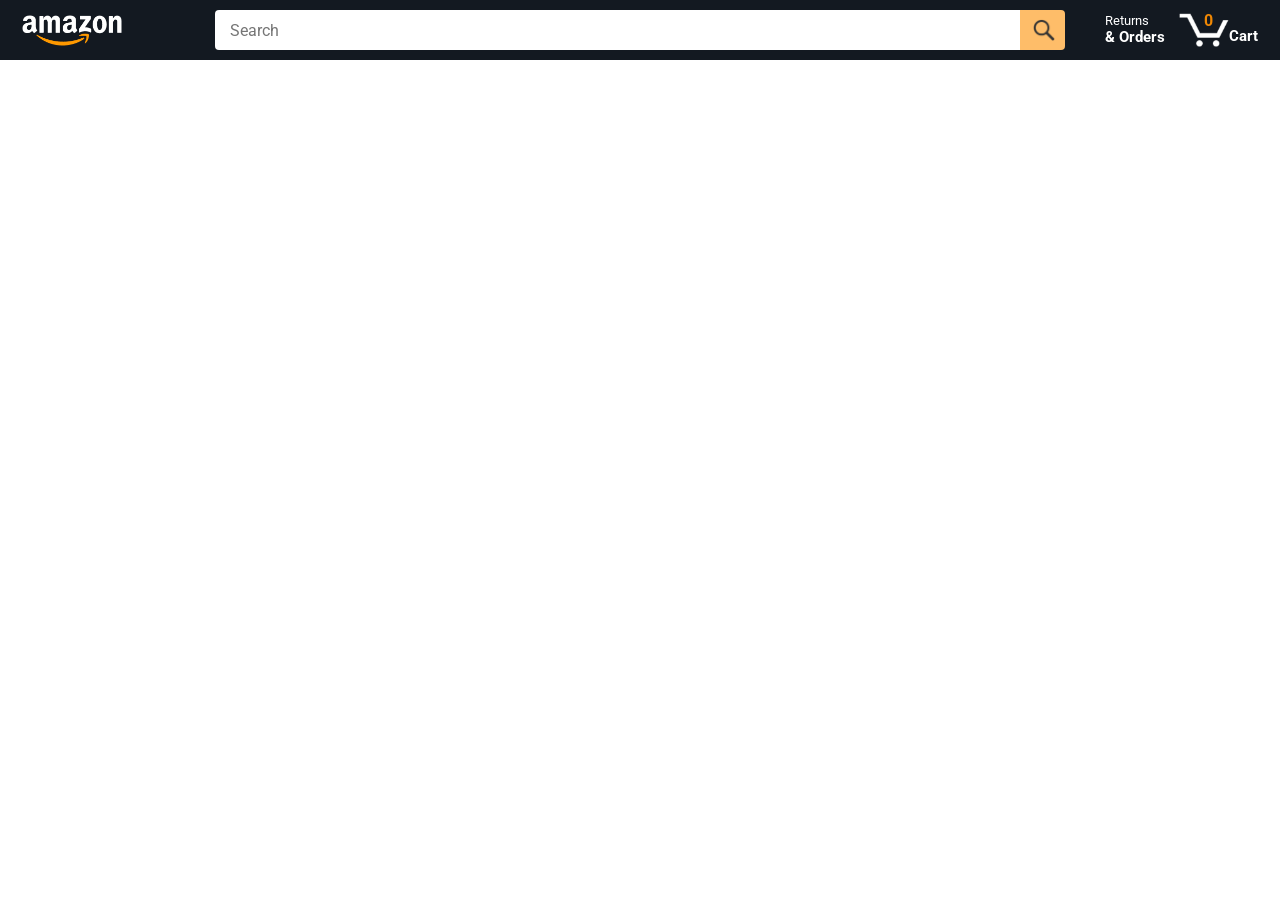
<file: index.html>
<!DOCTYPE html>
<html>
  <head>
    <title>Amazon Project</title>

    <meta name="viewport" content="width=device-width, initial-scale=1">

    <!-- Load a font called Roboto from Google Fonts. -->
    <link rel="preconnect" href="https://fonts.googleapis.com">
    <link rel="preconnect" href="https://fonts.gstatic.com" crossorigin>
    <link href="https://fonts.googleapis.com/css2?family=Roboto:wght@400;500;700&display=swap" rel="stylesheet">

    <!-- Here are the CSS files for this page. -->
    <link rel="stylesheet" href="styles/shared/general.css">
    <link rel="stylesheet" href="styles/shared/amazon-header.css">
    <link rel="stylesheet" href="styles/pages/amazon.css">
  </head>
  <body>
    <div class="amazon-header">
      <div class="amazon-header-left-section">
        <a href="amazon.html" class="header-link">
          <img class="amazon-logo"
            src="images/amazon-logo-white.png">
          <img class="amazon-mobile-logo"
            src="images/amazon-mobile-logo-white.png">
        </a>
      </div>

      <div class="amazon-header-middle-section">
        <input class="search-bar" type="text" placeholder="Search">

        <button class="search-button">
          <img class="search-icon" src="images/icons/search-icon.png">
        </button>
      </div>

      <div class="amazon-header-right-section">
        <a class="orders-link header-link" href="orders.html">
          <span class="returns-text">Returns</span>
          <span class="orders-text">& Orders</span>
        </a>

        <a class="cart-link header-link" href="checkout.html">
          <img class="cart-icon" src="images/icons/cart-icon.png">
          <div class="cart-quantity js-cart-quantity">0</div>
          <div class="cart-text">Cart</div>
        </a>
      </div>
    </div>
    
    <div class="main">
      <div class="products-grid js-products-grid">
      </div>
    </div>
    
    <script type="module" src="scriptss/amazon.js"></script>
  </body>
</html>
</file>
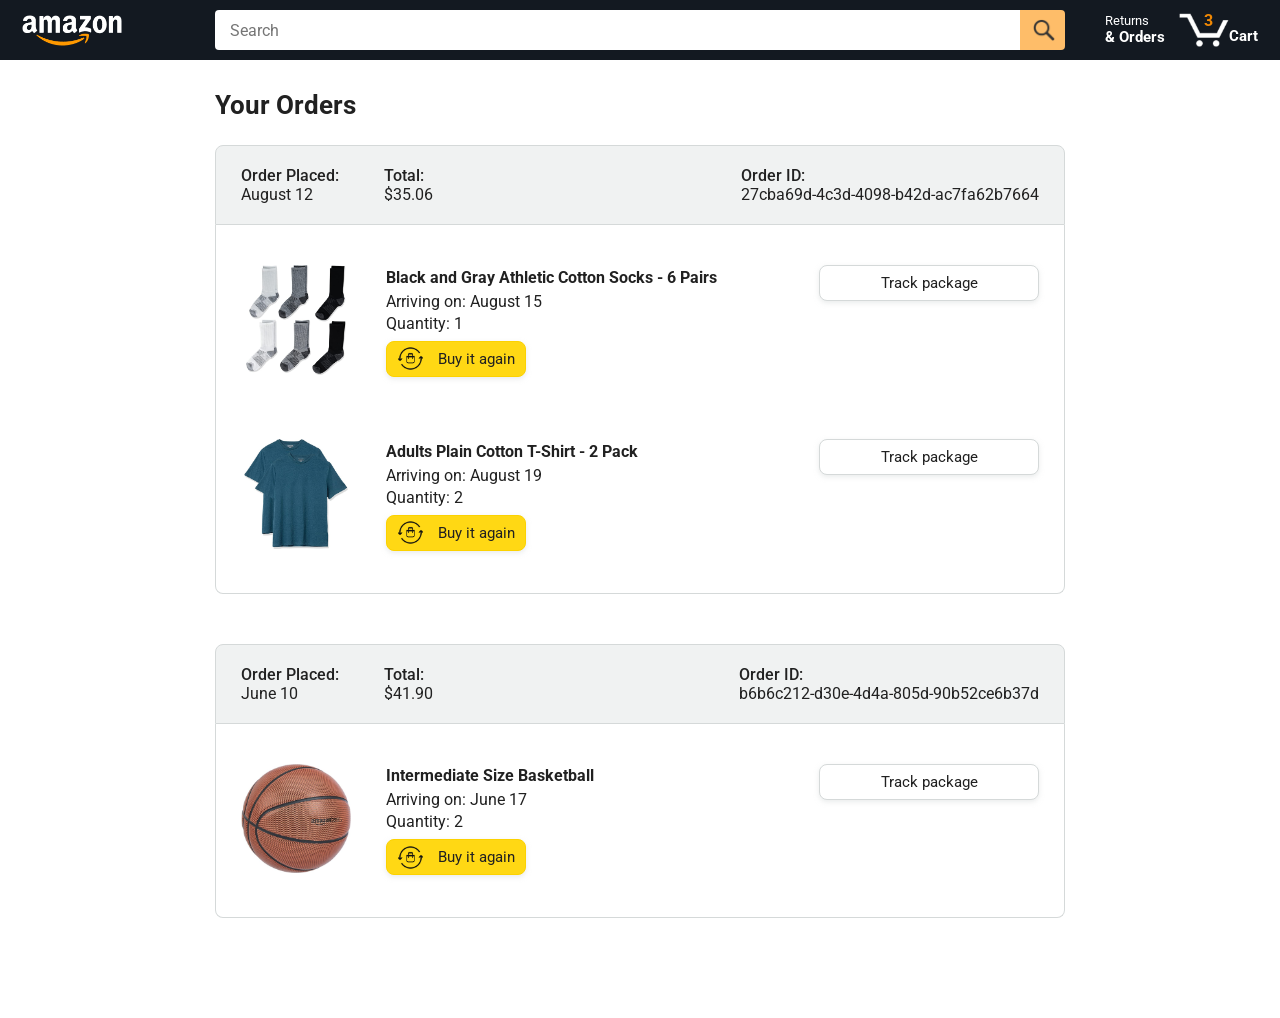
<file: orders.html>
<!DOCTYPE html>
<html>
  <head>
    <title>Orders</title>

    <!-- This code is needed for responsive design to work.
      (Responsive design = make the website look good on
      smaller screen sizes like a phone or a tablet). -->
    <meta name="viewport" content="width=device-width, initial-scale=1">

    <!-- Load a font called Roboto from Google Fonts. -->
    <link rel="preconnect" href="https://fonts.googleapis.com">
    <link rel="preconnect" href="https://fonts.gstatic.com" crossorigin>
    <link href="https://fonts.googleapis.com/css2?family=Roboto:wght@400;500;700&display=swap" rel="stylesheet">

    <!-- Here are the CSS files for this page. -->
    <link rel="stylesheet" href="styles/shared/general.css">
    <link rel="stylesheet" href="styles/shared/amazon-header.css">
    <link rel="stylesheet" href="styles/pages/orders.css">
  </head>
  <body>
    <div class="amazon-header">
      <div class="amazon-header-left-section">
        <a href="amazon.html" class="header-link">
          <img class="amazon-logo"
            src="images/amazon-logo-white.png">
          <img class="amazon-mobile-logo"
            src="images/amazon-mobile-logo-white.png">
        </a>
      </div>

      <div class="amazon-header-middle-section">
        <input class="search-bar" type="text" placeholder="Search">

        <button class="search-button">
          <img class="search-icon" src="images/icons/search-icon.png">
        </button>
      </div>

      <div class="amazon-header-right-section">
        <a class="orders-link header-link" href="orders.html">
          <span class="returns-text">Returns</span>
          <span class="orders-text">& Orders</span>
        </a>

        <a class="cart-link header-link" href="checkout.html">
          <img class="cart-icon" src="images/icons/cart-icon.png">
          <div class="cart-quantity">3</div>
          <div class="cart-text">Cart</div>
        </a>
      </div>
    </div>

    <div class="main">
      <div class="page-title">Your Orders</div>

      <div class="orders-grid">
        <div class="order-container">
          
          <div class="order-header">
            <div class="order-header-left-section">
              <div class="order-date">
                <div class="order-header-label">Order Placed:</div>
                <div>August 12</div>
              </div>
              <div class="order-total">
                <div class="order-header-label">Total:</div>
                <div>$35.06</div>
              </div>
            </div>

            <div class="order-header-right-section">
              <div class="order-header-label">Order ID:</div>
              <div>27cba69d-4c3d-4098-b42d-ac7fa62b7664</div>
            </div>
          </div>

          <div class="order-details-grid">
            <div class="product-image-container">
              <img src="images/products/athletic-cotton-socks-6-pairs.jpg">
            </div>

            <div class="product-details">
              <div class="product-name">
                Black and Gray Athletic Cotton Socks - 6 Pairs
              </div>
              <div class="product-delivery-date">
                Arriving on: August 15
              </div>
              <div class="product-quantity">
                Quantity: 1
              </div>
              <button class="buy-again-button button-primary">
                <img class="buy-again-icon" src="images/icons/buy-again.png">
                <span class="buy-again-message">Buy it again</span>
              </button>
            </div>

            <div class="product-actions">
              <a href="tracking.html">
                <button class="track-package-button button-secondary">
                  Track package
                </button>
              </a>
            </div>

            <div class="product-image-container">
              <img src="images/products/adults-plain-cotton-tshirt-2-pack-teal.jpg">
            </div>

            <div class="product-details">
              <div class="product-name">
                Adults Plain Cotton T-Shirt - 2 Pack
              </div>
              <div class="product-delivery-date">
                Arriving on: August 19
              </div>
              <div class="product-quantity">
                Quantity: 2
              </div>
              <button class="buy-again-button button-primary">
                <img class="buy-again-icon" src="images/icons/buy-again.png">
                <span class="buy-again-message">Buy it again</span>
              </button>
            </div>

            <div class="product-actions">
              <a href="tracking.html">
                <button class="track-package-button button-secondary">
                  Track package
                </button>
              </a>
            </div>
          </div>
        </div>

        <div class="order-container">

          <div class="order-header">
            <div class="order-header-left-section">
              <div class="order-date">
                <div class="order-header-label">Order Placed:</div>
                <div>June 10</div>
              </div>
              <div class="order-total">
                <div class="order-header-label">Total:</div>
                <div>$41.90</div>
              </div>
            </div>

            <div class="order-header-right-section">
              <div class="order-header-label">Order ID:</div>
              <div>b6b6c212-d30e-4d4a-805d-90b52ce6b37d</div>
            </div>
          </div>

          <div class="order-details-grid">
            <div class="product-image-container">
              <img src="images/products/intermediate-composite-basketball.jpg">
            </div>

            <div class="product-details">
              <div class="product-name">
                Intermediate Size Basketball
              </div>
              <div class="product-delivery-date">
                Arriving on: June 17
              </div>
              <div class="product-quantity">
                Quantity: 2
              </div>
              <button class="buy-again-button button-primary">
                <img class="buy-again-icon" src="images/icons/buy-again.png">
                <span class="buy-again-message">Buy it again</span>
              </button>
            </div>

            <div class="product-actions">
              <a href="tracking.html">
                <button class="track-package-button button-secondary">
                  Track package
                </button>
              </a>
            </div>
          </div>
        </div>
      </div>
    </div>
  </body>
</html>
</file>
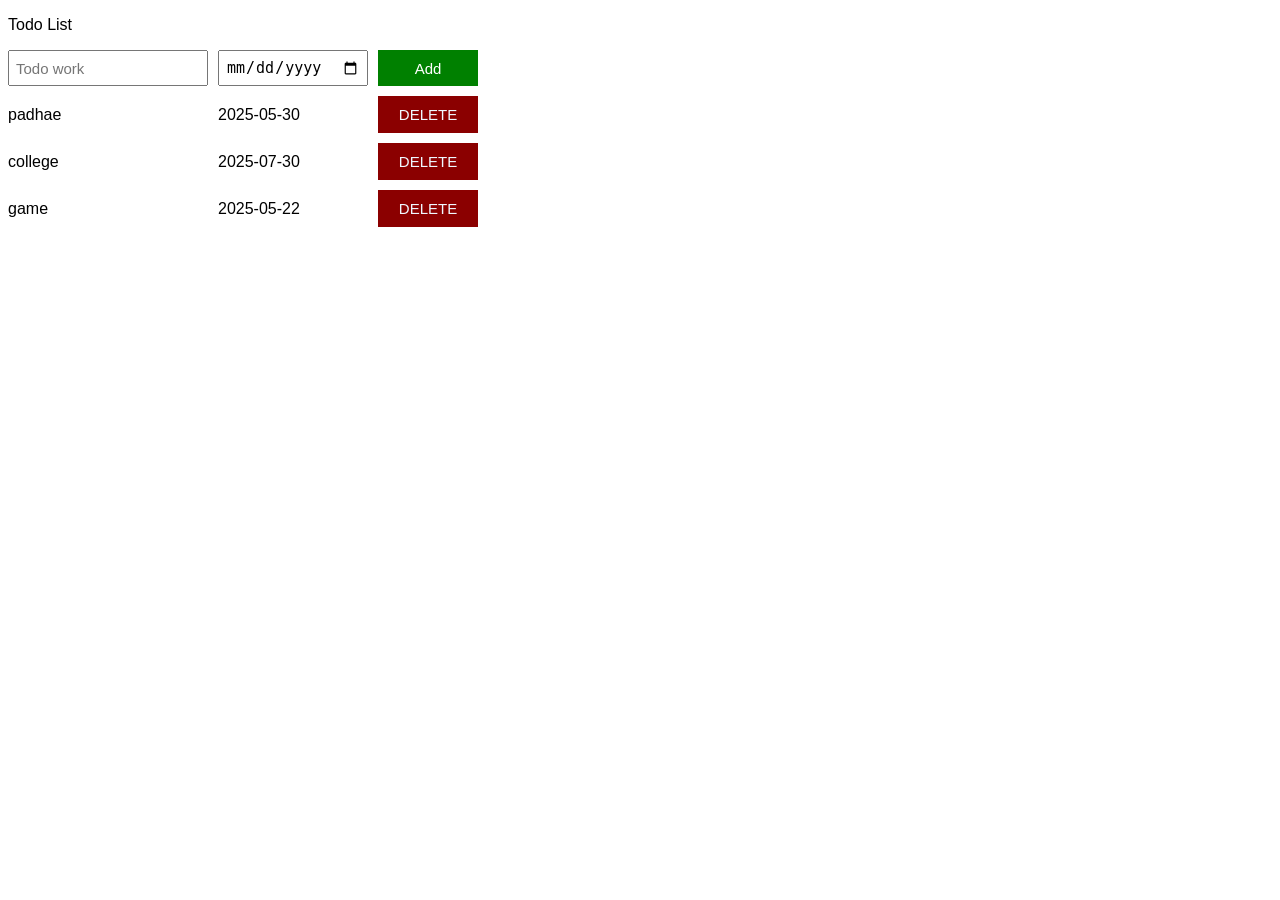
<file: todolist.html>
<!DOCTYPE html>
<html lang="en">

<head>
  <meta charset="UTF-8">
  <meta name="viewport" content="width=device-width, initial-scale=1.0">
  <title>ToDo List By Me</title>

  <link rel="stylesheet" href="todolist.css">

</head>

<body>
  <p> Todo List </p>

  <div class="todo-input-grid">

    <input placeholder="Todo work" class=" js-name-input name-input">

    <input type="date" class="js-due-date-input due-date-input">

    <button onclick="AddTodo();" class="add-button">Add</button>


  </div>

  <div class="js-todo-list todo-grid"></div>

  <script src="todo.js"></script>

</body>

</html>
</file>
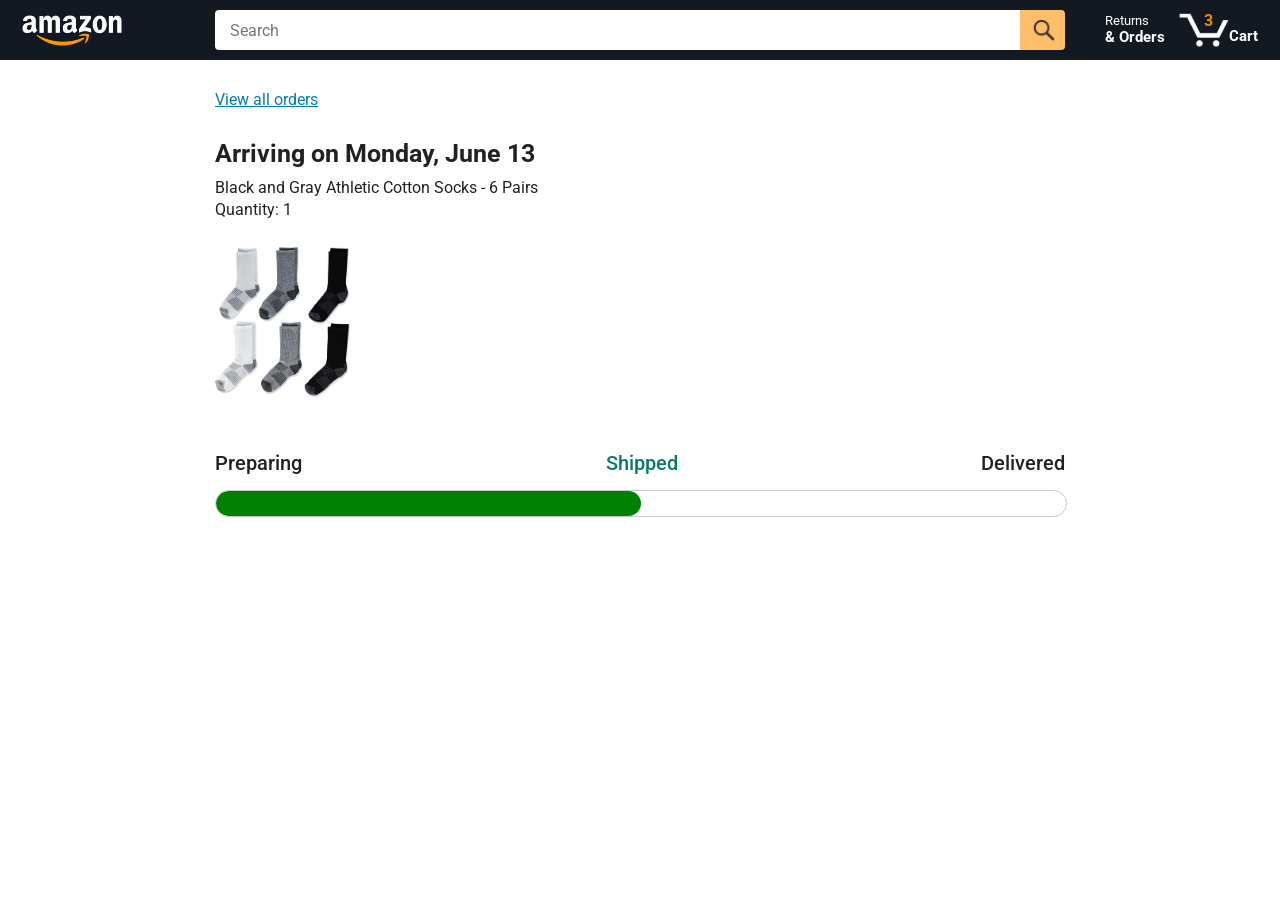
<file: tracking.html>
<!DOCTYPE html>
<html>
  <head>
    <title>Tracking</title>

    <!-- This code is needed for responsive design to work.
      (Responsive design = make the website look good on
      smaller screen sizes like a phone or a tablet). -->
    <meta name="viewport" content="width=device-width, initial-scale=1">

    <!-- Load a font called Roboto from Google Fonts. -->
    <link rel="preconnect" href="https://fonts.googleapis.com">
    <link rel="preconnect" href="https://fonts.gstatic.com" crossorigin>
    <link href="https://fonts.googleapis.com/css2?family=Roboto:wght@400;500;700&display=swap" rel="stylesheet">

    <!-- Here are the CSS files for this page. -->
    <link rel="stylesheet" href="styles/shared/general.css">
    <link rel="stylesheet" href="styles/shared/amazon-header.css">
    <link rel="stylesheet" href="styles/pages/tracking.css">
  </head>
  <body>
    <div class="amazon-header">
      <div class="amazon-header-left-section">
        <a href="amazon.html" class="header-link">
          <img class="amazon-logo"
            src="images/amazon-logo-white.png">
          <img class="amazon-mobile-logo"
            src="images/amazon-mobile-logo-white.png">
        </a>
      </div>

      <div class="amazon-header-middle-section">
        <input class="search-bar" type="text" placeholder="Search">

        <button class="search-button">
          <img class="search-icon" src="images/icons/search-icon.png">
        </button>
      </div>

      <div class="amazon-header-right-section">
        <a class="orders-link header-link" href="orders.html">
          <span class="returns-text">Returns</span>
          <span class="orders-text">& Orders</span>
        </a>

        <a class="cart-link header-link" href="checkout.html">
          <img class="cart-icon" src="images/icons/cart-icon.png">
          <div class="cart-quantity">3</div>
          <div class="cart-text">Cart</div>
        </a>
      </div>
    </div>

    <div class="main">
      <div class="order-tracking">
        <a class="back-to-orders-link link-primary" href="orders.html">
          View all orders
        </a>

        <div class="delivery-date">
          Arriving on Monday, June 13
        </div>

        <div class="product-info">
          Black and Gray Athletic Cotton Socks - 6 Pairs
        </div>

        <div class="product-info">
          Quantity: 1
        </div>

        <img class="product-image" src="images/products/athletic-cotton-socks-6-pairs.jpg">

        <div class="progress-labels-container">
          <div class="progress-label">
            Preparing
          </div>
          <div class="progress-label current-status">
            Shipped
          </div>
          <div class="progress-label">
            Delivered
          </div>
        </div>

        <div class="progress-bar-container">
          <div class="progress-bar"></div>
        </div>
      </div>
    </div>
  </body>
</html>
</file>
<file: styles/shared/general.css>
body {
  font-family: Roboto, Arial;
  color: rgb(33, 33, 33);
  /* The <body> element has a default margin of 8px
     on all sides. This removes the default margins. */
  margin: 0;
}

/* <p> elements have a default margin on the top
   and bottom. This removes the default margins. */
p {
  margin: 0;
}

button {
  cursor: pointer;
}

select {
  cursor: pointer;
}

input, select, button {
  font-family: Roboto, Arial;
}

.button-primary {
  color: rgb(33, 33, 33);
  background-color: rgb(255, 216, 20);
  border: 1px solid rgb(252, 210, 0);
  border-radius: 8px;
  cursor: pointer;
  box-shadow: 0 2px 5px rgba(213, 217, 217, 0.5);
}

.button-primary:hover {
  background-color: rgb(247, 202, 0);
  border: 1px solid rgb(242, 194, 0);
}

.button-primary:active {
  background: rgb(255, 216, 20);
  border-color: rgb(252, 210, 0);
  box-shadow: none;
}

.button-secondary {
  color: rgb(33, 33, 33);
  background: white;
  border: 1px solid rgb(213, 217, 217);
  border-radius: 8px;
  cursor: pointer;
  box-shadow: 0 2px 5px rgba(213, 217, 217, 0.5);
}

.button-secondary:hover {
  background-color: rgb(247, 250, 250);
}

.button-secondary:active {
  background-color: rgb(237, 253, 255);
  box-shadow: none;
}

/* These styles will limit text to 2 lines. Anything
   beyond 2 lines will be replaced with "..."
   You can find this code by using an A.I. tool or by
   searching in Google.
   https://css-tricks.com/almanac/properties/l/line-clamp/ */
.limit-text-to-2-lines {
  display: -webkit-box;
  -webkit-line-clamp: 2;
  -webkit-box-orient: vertical;
  overflow: hidden;
}

.link-primary {
  color: rgb(1, 124, 182);
  cursor: pointer;
}

.link-primary:hover {
  color: rgb(196, 80, 0);
}

/* Styles for dropdown selectors. */
select {
  color: rgb(33, 33, 33);
  background-color: rgb(240, 240, 240);
  border: 1px solid rgb(213, 217, 217);
  border-radius: 8px;
  padding: 3px 5px;
  font-size: 15px;
  cursor: pointer;
  box-shadow: 0 2px 5px rgba(213, 217, 217, 0.5);
}

select:focus,
input:focus {
  outline: 2px solid rgb(255, 153, 0);
}
</file>
<file: styles/shared/amazon-header.css>
.amazon-header {
  background-color: rgb(19, 25, 33);
  color: white;
  padding-left: 15px;
  padding-right: 15px;

  display: flex;
  align-items: center;
  justify-content: space-between;

  position: fixed;
  top: 0;
  left: 0;
  right: 0;
  height: 60px;
}

.amazon-header-left-section {
  width: 180px;
}

@media (max-width: 800px) {
  .amazon-header-left-section {
    width: unset;
  }
}

.header-link {
  display: inline-block;
  padding: 6px;
  border-radius: 2px;
  cursor: pointer;
  text-decoration: none;
  border: 1px solid rgba(0, 0, 0, 0);
}

.header-link:hover {
  border: 1px solid white;
}

.amazon-logo {
  width: 100px;
  margin-top: 5px;
}

.amazon-mobile-logo {
  display: none;
}

@media (max-width: 575px) {
  .amazon-logo {
    display: none;
  }

  .amazon-mobile-logo {
    display: block;
    height: 35px;
    margin-top: 5px;
  }
}

.amazon-header-middle-section {
  flex: 1;
  max-width: 850px;
  margin-left: 10px;
  margin-right: 10px;
  display: flex;
}

.search-bar {
  flex: 1;
  width: 0;
  font-size: 16px;
  height: 38px;
  padding-left: 15px;
  border: none;
  border-top-left-radius: 4px;
  border-bottom-left-radius: 4px;
  border-top-right-radius: 0;
  border-bottom-right-radius: 0;
}

.search-button {
  background-color: rgb(254, 189, 105);
  border: none;
  width: 45px;
  height: 40px;
  border-top-right-radius: 4px;
  border-bottom-right-radius: 4px;
  flex-shrink: 0;
}

.search-icon {
  height: 22px;
  margin-left: 2px;
  margin-top: 3px;
}

.amazon-header-right-section {
  width: 180px;
  flex-shrink: 0;
  display: flex;
  justify-content: end;
}

.orders-link {
  color: white;
}

.returns-text {
  display: block;
  font-size: 13px;
}

.orders-text {
  display: block;
  font-size: 15px;
  font-weight: 700;
}

.cart-link {
  color: white;
  display: flex;
  align-items: center;
  position: relative;
}

.cart-icon {
  width: 50px;
}

.cart-text {
  margin-top: 12px;
  font-size: 15px;
  font-weight: 700;
}

.cart-quantity {
  color: rgb(240, 136, 4);
  font-size: 16px;
  font-weight: 700;

  position: absolute;
  top: 4px;
  left: 22px;
  
  width: 26px;
  text-align: center;
}
</file>
<file: styles/pages/amazon.css>
.main {
  margin-top: 60px;
}

.products-grid {
  display: grid;

  /* - In CSS Grid, 1fr means a column will take up the
       remaining space in the grid.
     - If we write 1fr 1fr ... 1fr; 8 times, this will
       divide the grid into 8 columns, each taking up an
       equal amount of the space.
     - repeat(8, 1fr); is a shortcut for repeating "1fr"
       8 times (instead of typing out "1fr" 8 times).
       repeat(...) is a special property that works with
       display: grid; */
  grid-template-columns: repeat(8, 1fr);
}

/* @media is used to create responsive design (making the
   website look good on any screen size). This @media
   means when the screen width is 2000px or less, we
   will divide the grid into 7 columns instead of 8. */
@media (max-width: 2000px) {
  .products-grid {
    grid-template-columns: repeat(7, 1fr);
  }
}

/* This @media means when the screen width is 1600px or
   less, we will divide the grid into 6 columns. */
@media (max-width: 1600px) {
  .products-grid {
    grid-template-columns: repeat(6, 1fr);
  }
}

@media (max-width: 1300px) {
  .products-grid {
    grid-template-columns: repeat(5, 1fr);
  }
}

@media (max-width: 1000px) {
  .products-grid {
    grid-template-columns: repeat(4, 1fr);
  }
}

@media (max-width: 800px) {
  .products-grid {
    grid-template-columns: repeat(3, 1fr);
  }
}

@media (max-width: 575px) {
  .products-grid {
    grid-template-columns: repeat(2, 1fr);
  }
}

@media (max-width: 450px) {
  .products-grid {
    grid-template-columns: 1fr;
  }
}

.product-container {
  padding-top: 40px;
  padding-bottom: 25px;
  padding-left: 25px;
  padding-right: 25px;

  border-right: 1px solid rgb(231, 231, 231);
  border-bottom: 1px solid rgb(231, 231, 231);

  display: flex;
  flex-direction: column;
}

.product-image-container {
  display: flex;
  justify-content: center;
  align-items: center;

  height: 180px;
  margin-bottom: 20px;
}

.product-image {
  /* Images will overflow their container by default. To
    prevent this, we set max-width and max-height to 100%
    so they stay inside their container. */
  max-width: 100%;
  max-height: 100%;
}

.product-name {
  height: 40px;
  margin-bottom: 5px;
}

.product-rating-container {
  display: flex;
  align-items: center;
  margin-bottom: 10px;
}

.product-rating-stars {
  width: 100px;
  margin-right: 6px;
}

.product-rating-count {
  color: rgb(1, 124, 182);
  cursor: pointer;
  margin-top: 3px;
}

.product-price {
  font-weight: 700;
  margin-bottom: 10px;
}

.product-quantity-container {
  margin-bottom: 17px;
}

.product-spacer {
  flex: 1;
}

.added-to-cart {
  color: rgb(6, 125, 98);
  font-size: 16px;

  display: flex;
  align-items: center;
  margin-bottom: 8px;

  /* At first, the "Added to cart" message will
     be invisible. Use JavaScript to change the
     opacity and make it visible. */
  opacity: 0;
}

.added-to-cart img {
  height: 20px;
  margin-right: 5px;
}

.add-to-cart-button {
  width: 100%;
  padding: 8px;
  border-radius: 50px;
}
</file>
<file: styles/pages/orders.css>
.main {
  max-width: 850px;
  margin-top: 90px;
  margin-bottom: 100px;
  padding-left: 20px;
  padding-right: 20px;

  /* margin-left: auto;
     margin-right auto;
     Is a trick for centering an element horizontally
     without needing a container. */
  margin-left: auto;
  margin-right: auto;
}

.page-title {
  font-weight: 700;
  font-size: 26px;
  margin-bottom: 25px;
}

.orders-grid {
  display: grid;
  grid-template-columns: 1fr;
  row-gap: 50px;
}

.order-header {
  background-color: rgb(240, 242, 242);
  border: 1px solid rgb(213, 217, 217);

  display: flex;
  align-items: center;
  justify-content: space-between;

  padding: 20px 25px;
  border-top-left-radius: 8px;
  border-top-right-radius: 8px;
}

.order-header-left-section {
  display: flex;
  flex-shrink: 0;
}

.order-header-label {
  font-weight: 500;
}

.order-date,
.order-total {
  margin-right: 45px;
}

.order-header-right-section {
  flex-shrink: 1;
}

@media (max-width: 575px) {
  .order-header {
    flex-direction: column;
    align-items: start;
    line-height: 23px;
    padding: 15px;
  }

  .order-header-left-section {
    flex-direction: column;
  }

  .order-header-label {
    margin-right: 5px;
  }

  .order-date,
  .order-total {
    display: grid;
    grid-template-columns: auto 1fr;
    margin-right: 0;
  }

  .order-header-right-section {
    display: grid;
    grid-template-columns: auto 1fr;
  }
}

.order-details-grid {
  padding: 40px 25px;
  border: 1px solid rgb(213, 217, 217);
  border-top: none;
  border-bottom-left-radius: 8px;
  border-bottom-right-radius: 8px;

  display: grid;
  grid-template-columns: 110px 1fr 220px;
  column-gap: 35px;
  row-gap: 60px;
  align-items: center;
}

@media (max-width: 800px) {
  .order-details-grid {
    grid-template-columns: 110px 1fr;
    row-gap: 0;
    padding-bottom: 8px;
  }
}

@media (max-width: 450px) {
  .order-details-grid {
    grid-template-columns: 1fr;
  }
}

.product-image-container {
  text-align: center;
}

.product-image-container img {
  max-width: 110px;
  max-height: 110px;
}

.product-name {
  font-weight: 700;
  margin-bottom: 5px;
}

.product-delivery-date {
  margin-bottom: 3px;
}

.product-quantity {
  margin-bottom: 8px;
}

.buy-again-button {
  font-size: 15px;
  width: 140px;
  height: 36px;
  border-radius: 8px;

  display: flex;
  align-items: center;
  justify-content: center;
}

.buy-again-icon {
  width: 25px;
  margin-right: 15px;
}

.product-actions {
  align-self: start;
}

.track-package-button {
  width: 100%;
  font-size: 15px;
  padding: 8px;
}

@media (max-width: 800px) {
  .buy-again-button {
    margin-bottom: 10px;
  }

  .product-actions {
    /* grid-column: 2 means this element will be placed
       in column 2 in the grid. (Normally, the column that
       an element is placed in is determined by the order
       of the elements in the HTML. grid-column overrides
       this default ordering). */
    grid-column: 2;
    margin-bottom: 30px;
  }

  .track-package-button {
    width: 140px;
  }
}

@media (max-width: 450px) {
  .product-image-container {
    text-align: center;
    margin-bottom: 25px;
  }

  .product-image-container img {
    max-width: 150px;
    max-height: 150px;
  }

  .product-name {
    margin-bottom: 10px;
  }

  .product-quantity {
    margin-bottom: 15px;
  }

  .buy-again-button {
    width: 100%;
    margin-bottom: 15px;
  }

  .product-actions {
    /* grid-column: auto; undos grid-column: 2; from above.
       This element will now be placed in its normal column
       in the grid. */
    grid-column: auto;
    margin-bottom: 70px;
  }

  .track-package-button {
    width: 100%;
    padding: 12px;
  }
}
</file>
<file: todolist.css>
body {
  font-family: arial;
}

.todo-grid,
.todo-input-grid {
  display: grid;
  grid-template-columns: 200px 150px 100px;
  column-gap: 10px;
  row-gap: 10px;
  align-items: center;
}

.todo-input-grid {
  margin-bottom: 10px;
  align-items: stretch;
}

.name-input,
.due-date-input {
  font-size: 15px;
  padding: 6px;
}

.add-button {
  background-color: green;
  color: white;
  border: none;
  font-size: 15px;
  cursor: pointer;
}

.delete-todo-button {
  background-color: darkred;
  color: aliceblue;
  border: none;
  font-size: 15px;
  cursor: pointer;
  padding-top: 10px;
  padding-bottom: 10px;

}
</file>
<file: styles/pages/tracking.css>
.main {
  max-width: 850px;
  margin-top: 90px;
  margin-bottom: 100px;
  padding-left: 30px;
  padding-right: 30px;

  /* margin-left: auto;
     margin-right auto;
     Is a trick for centering an element horizontally
     without needing a container. */
  margin-left: auto;
  margin-right: auto;
}

.back-to-orders-link {
  display: inline-block;
  margin-bottom: 30px;
}

.delivery-date {
  font-size: 25px;
  font-weight: 700;
  margin-bottom: 10px;
}

.product-info {
  margin-bottom: 3px;
}

.product-image {
  max-width: 150px;
  max-height: 150px;
  margin-top: 25px;
  margin-bottom: 50px;
}

.progress-labels-container {
  display: flex;
  justify-content: space-between;
  font-size: 20px;
  font-weight: 500;
  margin-bottom: 15px;
}

.current-status {
  color: rgb(6, 125, 98);
}

@media (max-width: 575px) {
  .progress-labels-container {
    font-size: 16px;
  }
}

@media (max-width: 450px) {
  .progress-labels-container {
    flex-direction: column;
    margin-bottom: 5px;
  }

  .progress-label {
    margin-bottom: 3px;
  }
}

.progress-bar-container {
  height: 25px;
  width: 100%;

  border: 1px solid rgb(200, 200, 200);
  border-radius: 50px;
  overflow: hidden;
}

.progress-bar {
  height: 100%;
  background-color: green;
  border-radius: 50px;
  width: 50%;
}
</file>
